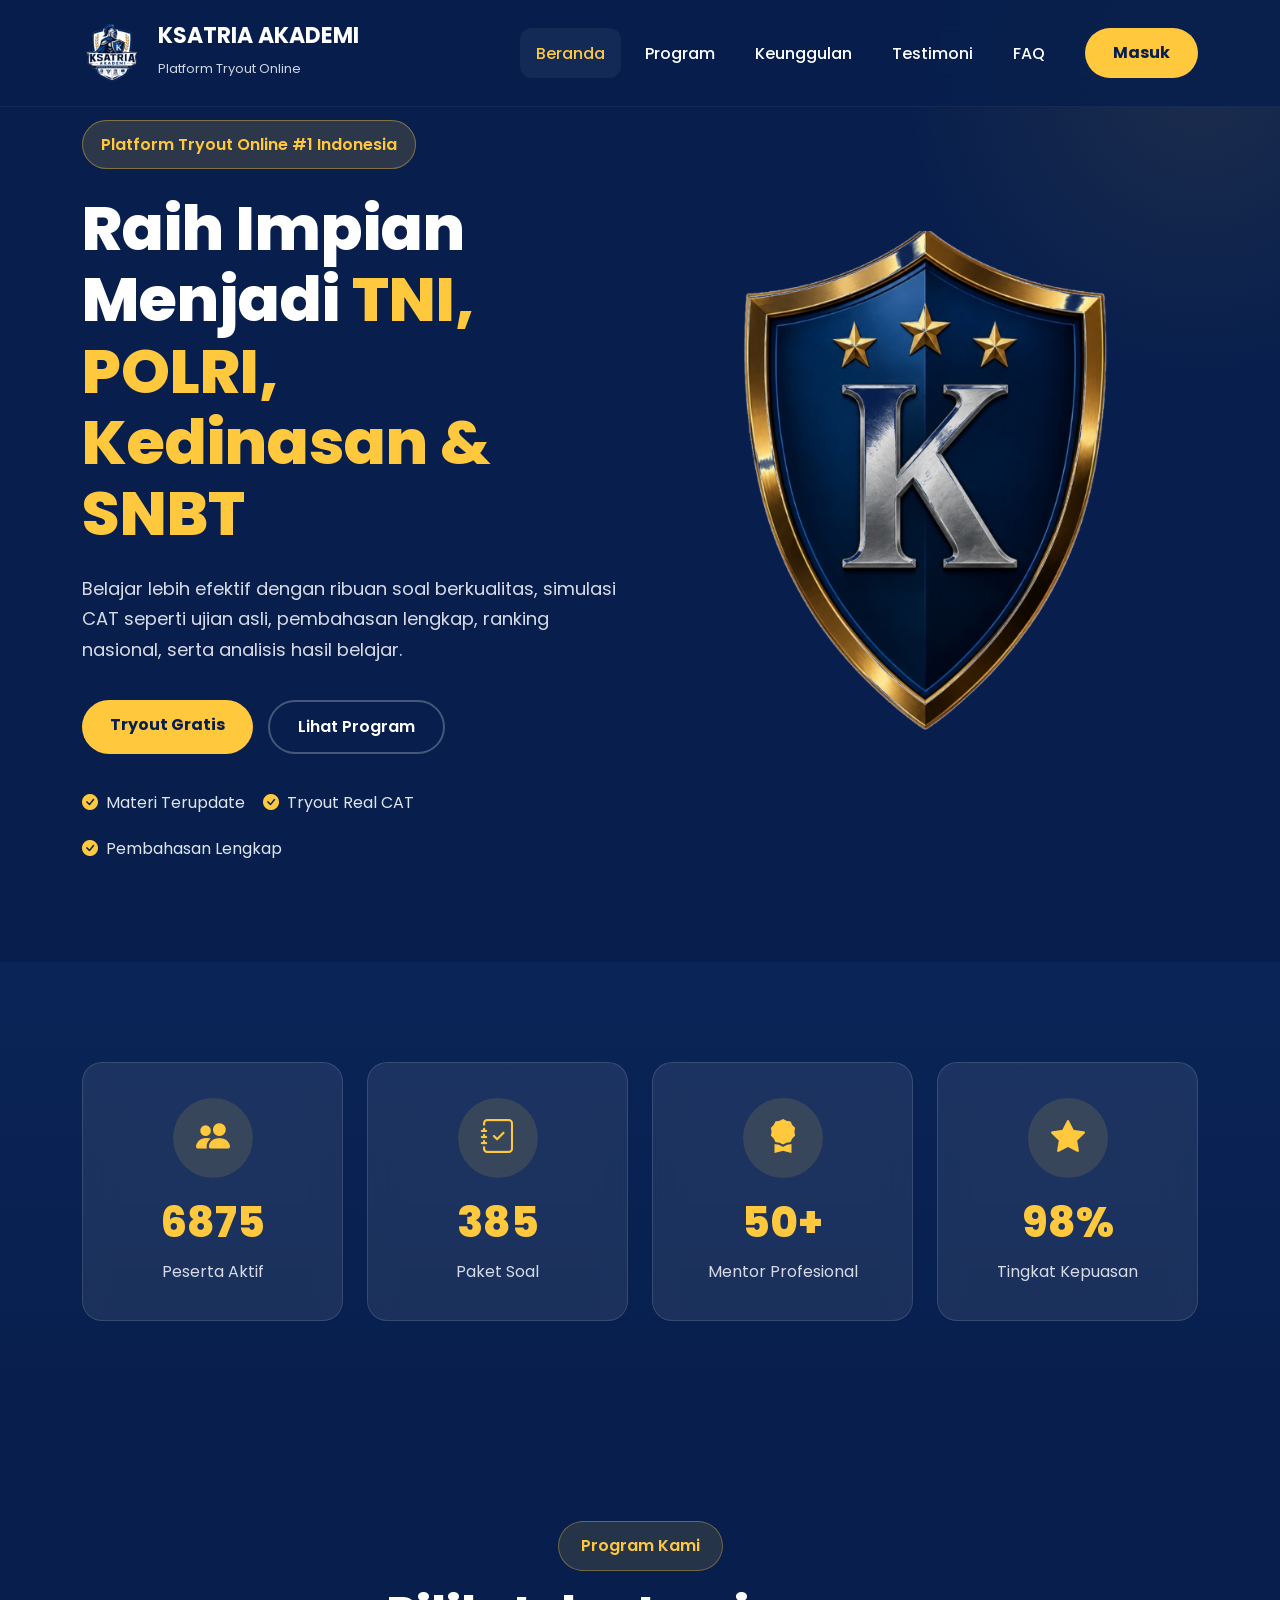
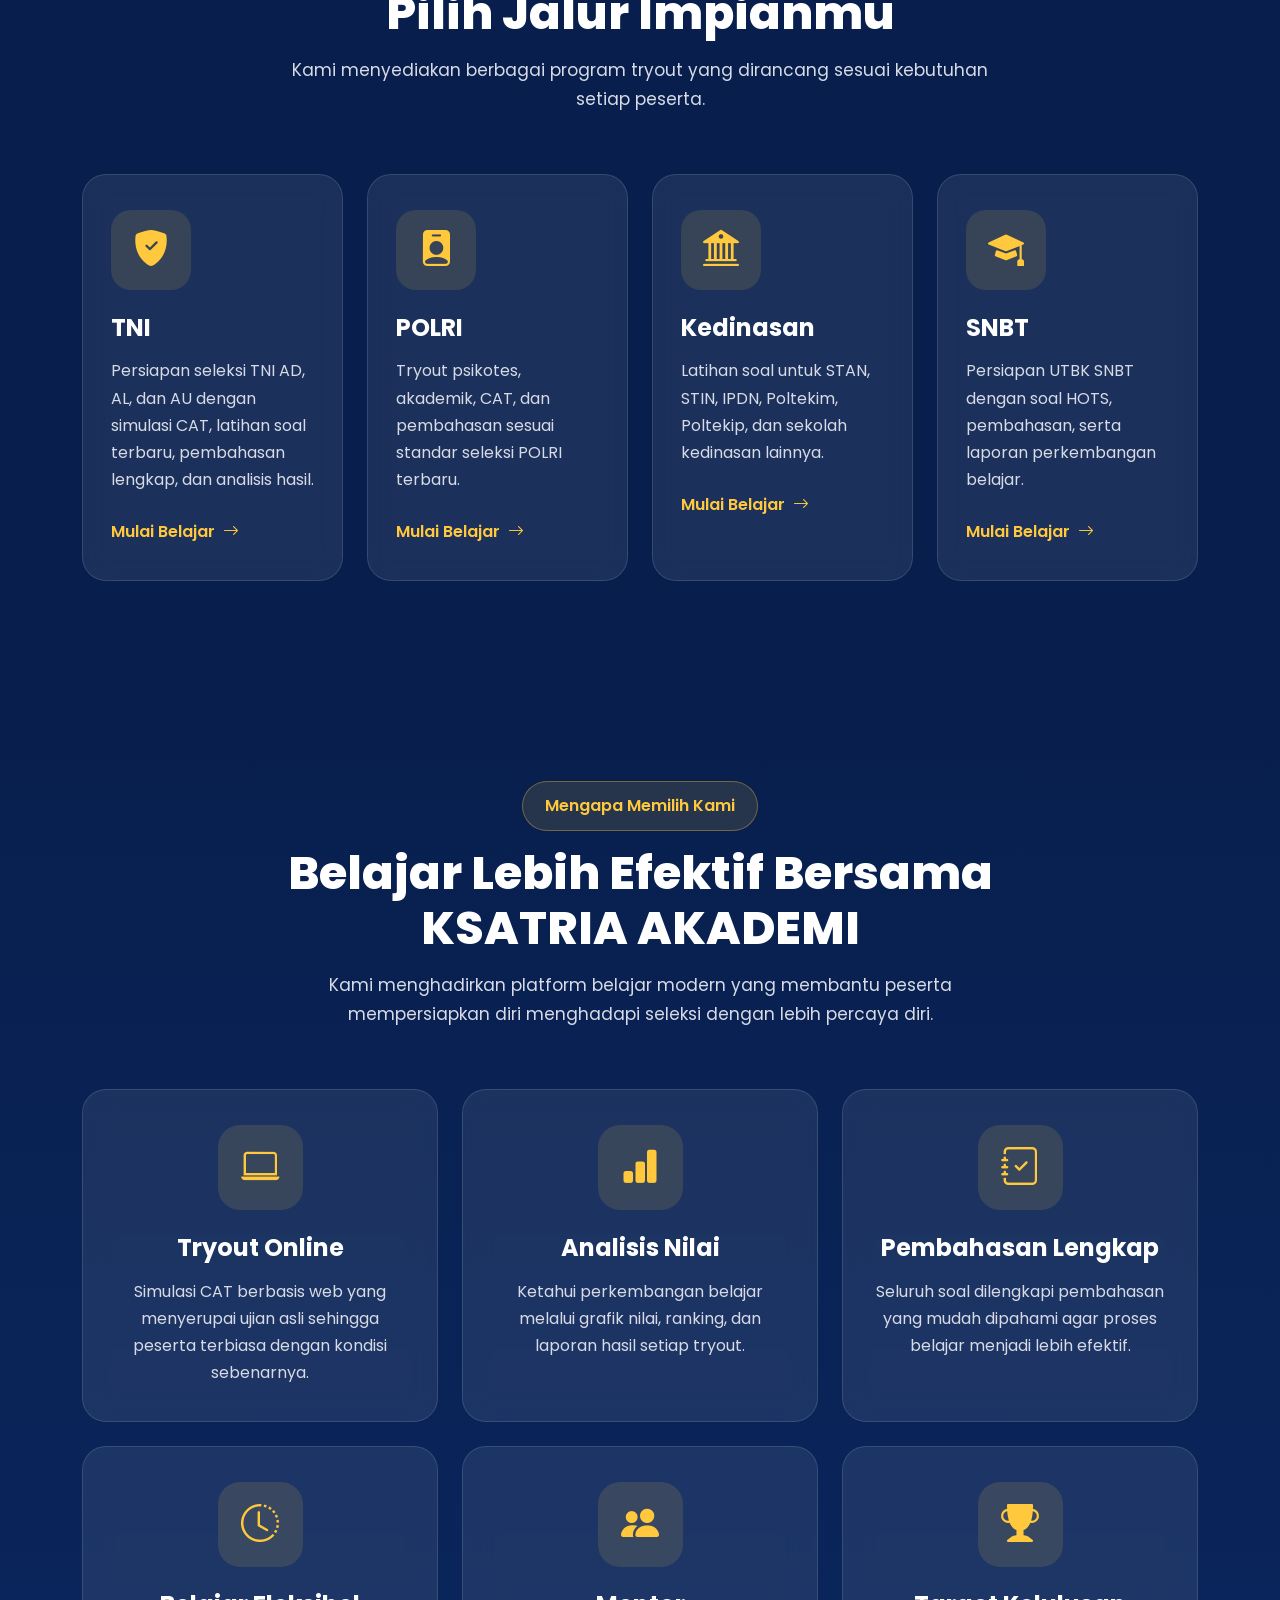
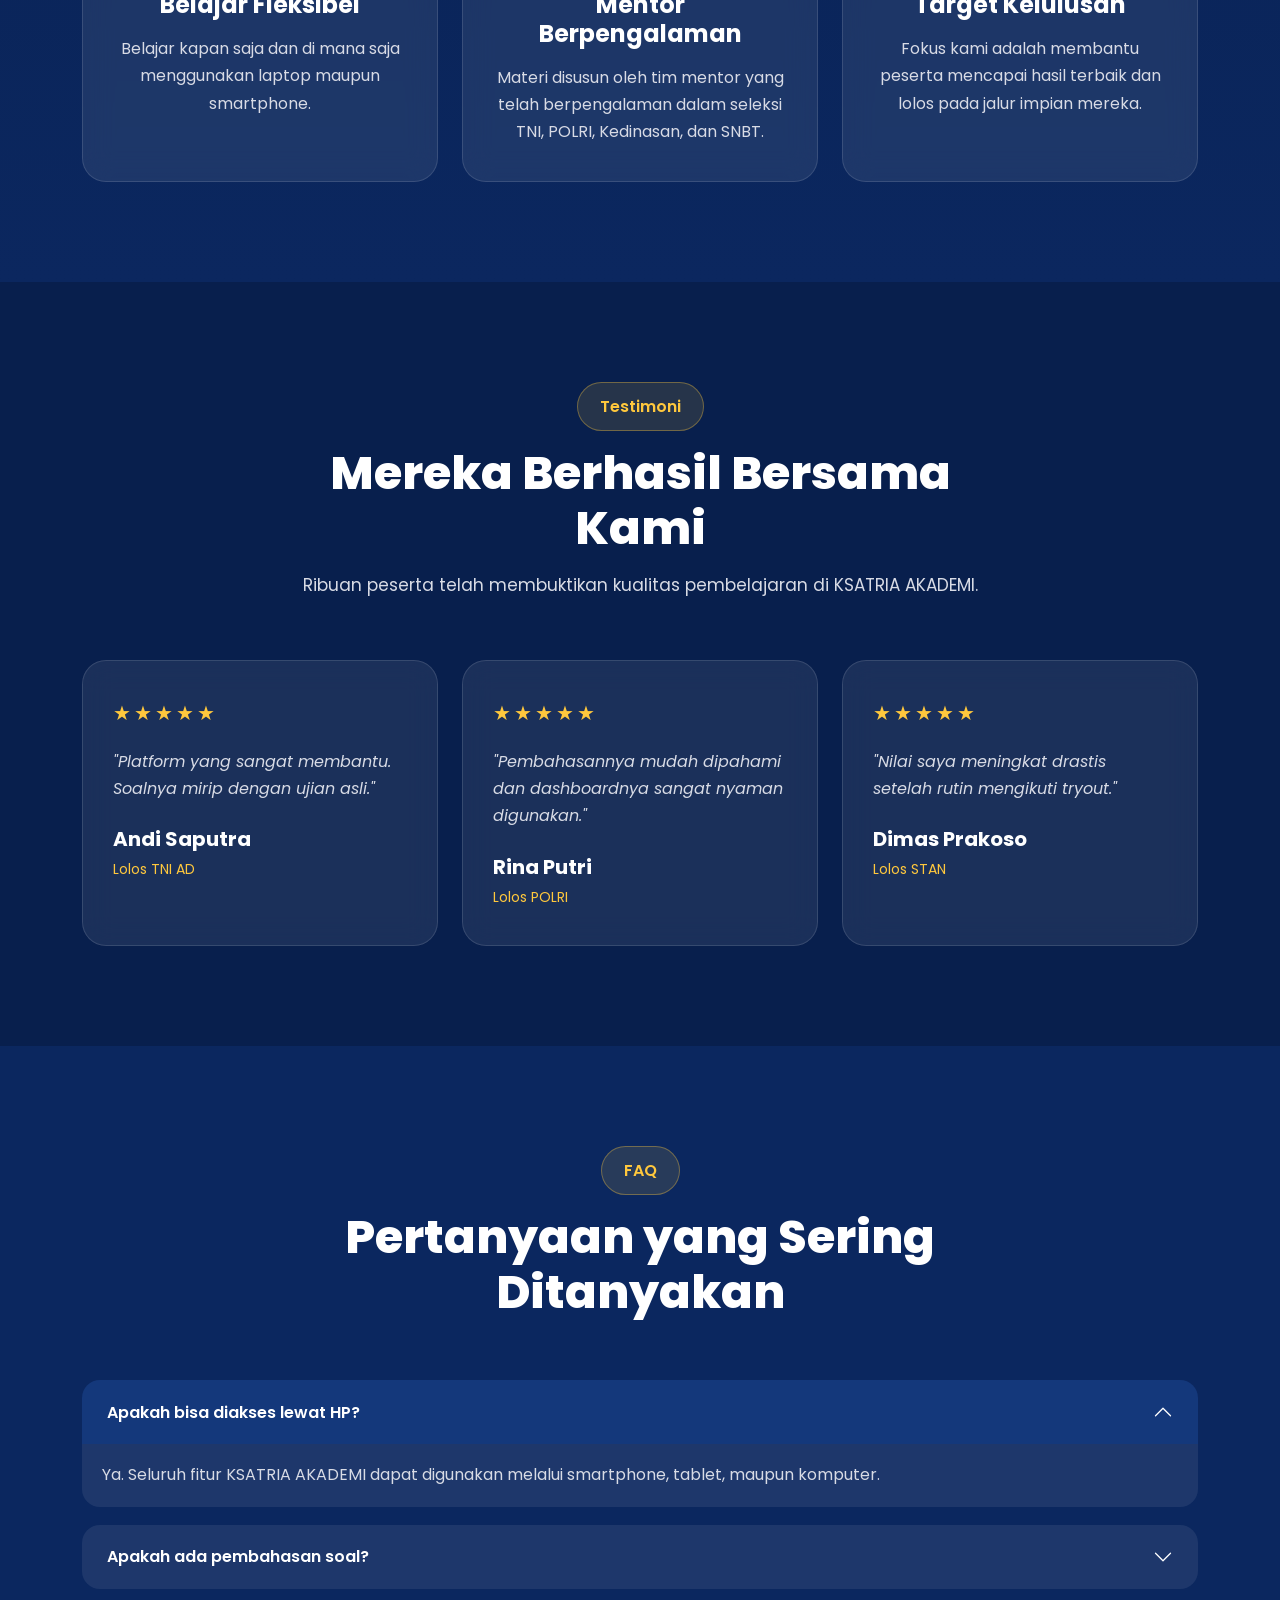
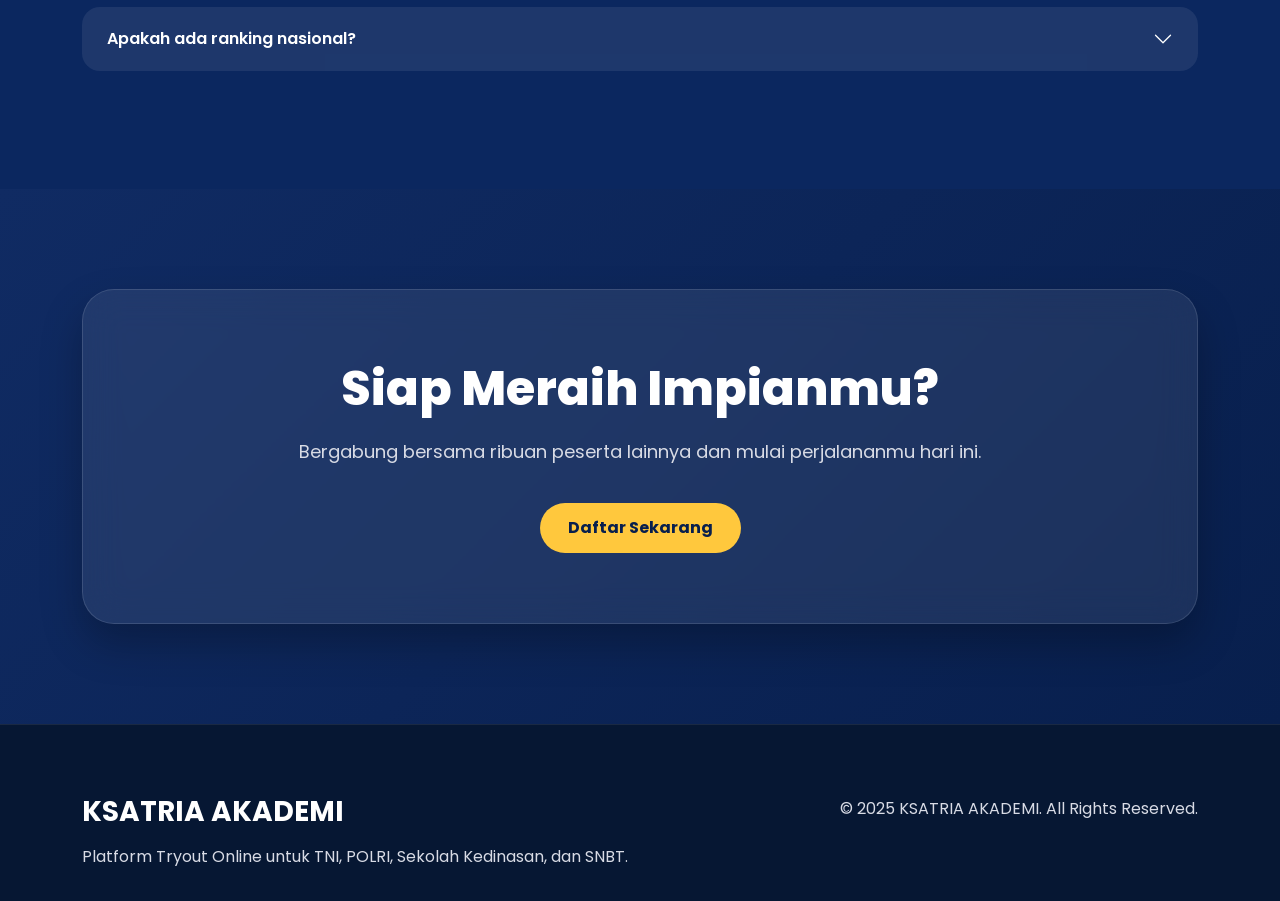
<file: index.html>
<!DOCTYPE html>
<html lang="id">

<head>

    <meta charset="UTF-8">

    <meta name="viewport" content="width=device-width, initial-scale=1.0">

    <title>KSATRIA AKADEMI | Platform Tryout Online</title>

    <meta name="description" content="Platform Tryout Online TNI, POLRI, Sekolah Kedinasan, dan SNBT.">

    <!-- Bootstrap 5 -->
    <link href="https://cdn.jsdelivr.net/npm/bootstrap@5.3.3/dist/css/bootstrap.min.css" rel="stylesheet">

    <!-- Bootstrap Icons -->
    <link rel="stylesheet" href="https://cdn.jsdelivr.net/npm/bootstrap-icons@1.11.3/font/bootstrap-icons.min.css">

    <!-- Google Font -->
    <link href="https://fonts.googleapis.com/css2?family=Poppins:wght@300;400;500;600;700;800&display=swap" rel="stylesheet">

    <!-- CSS -->
    <link rel="stylesheet" href="style.css">

</head>

<body>

<!-- =========================
     NAVBAR
========================== -->

<nav class="navbar navbar-expand-lg fixed-top">

    <div class="container">

        <a class="navbar-brand d-flex align-items-center" href="#">

            <img src="logo.png" alt="KSATRIA AKADEMI" class="logo">

            <div class="brand-text ms-3">

                <h4>KSATRIA AKADEMI</h4>

                <small>Platform Tryout Online</small>

            </div>

        </a>

        <button class="navbar-toggler" type="button" data-bs-toggle="collapse" data-bs-target="#navbarMenu">

            <span class="navbar-toggler-icon"></span>

        </button>

        <div class="collapse navbar-collapse" id="navbarMenu">

            <ul class="navbar-nav ms-auto align-items-lg-center">

                <li class="nav-item">

                    <a class="nav-link active" href="#home">Beranda</a>

                </li>

                <li class="nav-item">

                    <a class="nav-link" href="#program">Program</a>

                </li>

                <li class="nav-item">

                    <a class="nav-link" href="#about">Keunggulan</a>

                </li>

                <li class="nav-item">

                    <a class="nav-link" href="#testimonial">Testimoni</a>

                </li>

                <li class="nav-item">

                    <a class="nav-link" href="#faq">FAQ</a>

                </li>

                <li class="nav-item ms-lg-3">

                    <a href="login.html" class="btn btn-login">

                        Masuk

                    </a>

                </li>

            </ul>

        </div>

    </div>

</nav>

<!-- =========================
     HERO
========================== -->

<section id="home" class="hero">

    <div class="container">

        <div class="row align-items-center">
                        <!-- Hero Text -->
            <div class="col-lg-6">

                <span class="hero-badge">
                    Platform Tryout Online #1 Indonesia
                </span>

                <h1 class="hero-title">

                    Raih Impian Menjadi
                    <span>TNI, POLRI, Kedinasan & SNBT</span>

                </h1>

                <p class="hero-description">

                    Belajar lebih efektif dengan ribuan soal berkualitas,
                    simulasi CAT seperti ujian asli, pembahasan lengkap,
                    ranking nasional, serta analisis hasil belajar.

                </p>

                <div class="hero-buttons">

                    <a href="tryout.html" class="btn btn-primary-custom">

    Tryout Gratis

</a>

                    </a>

                    <a href="#program" class="btn btn-outline-custom">

                        Lihat Program

                    </a>

                </div>

                <div class="hero-info">

                    <div class="info-item">

                        <i class="bi bi-check-circle-fill"></i>

                        <span>Materi Terupdate</span>

                    </div>

                    <div class="info-item">

                        <i class="bi bi-check-circle-fill"></i>

                        <span>Tryout Real CAT</span>

                    </div>

                    <div class="info-item">

                        <i class="bi bi-check-circle-fill"></i>

                        <span>Pembahasan Lengkap</span>

                    </div>

                </div>

            </div>

            <!-- Hero Image -->

            <div class="col-lg-6 text-center">

                <img
                    src="hero-knight.png"
                    alt="KSATRIA AKADEMI"
                    class="hero-image">

            </div>

        </div>

    </div>

</section>

<!-- =========================
     STATISTICS
========================== -->

<section class="statistics">

    <div class="container">

        <div class="row g-4">
                        <div class="col-6 col-lg-3">

                <div class="stat-card">

                    <div class="stat-icon">

                        <i class="bi bi-people-fill"></i>

                    </div>

                    <h2 class="counter" data-target="10000">0</h2>

                    <p>Peserta Aktif</p>

                </div>

            </div>

            <div class="col-6 col-lg-3">

                <div class="stat-card">

                    <div class="stat-icon">

                        <i class="bi bi-journal-check"></i>

                    </div>

                    <h2 class="counter" data-target="500">0</h2>

                    <p>Paket Soal</p>

                </div>

            </div>

            <div class="col-6 col-lg-3">

                <div class="stat-card">

                    <div class="stat-icon">

                        <i class="bi bi-award-fill"></i>

                    </div>

                    <h2 class="counter" data-target="50">0</h2>

                    <p>Mentor Profesional</p>

                </div>

            </div>

            <div class="col-6 col-lg-3">

                <div class="stat-card">

                    <div class="stat-icon">

                        <i class="bi bi-star-fill"></i>

                    </div>

                    <h2 class="counter" data-target="98">0</h2>

                    <p>Tingkat Kepuasan</p>

                </div>

            </div>

        </div>

    </div>

</section>

<!-- =========================
     PROGRAM
========================== -->

<section id="program" class="program-section">

    <div class="container">

        <div class="section-header text-center">

            <span class="section-badge">

                Program Kami

            </span>

            <h2>

                Pilih Jalur Impianmu

            </h2>

            <p>

                Kami menyediakan berbagai program tryout yang dirancang
                sesuai kebutuhan setiap peserta.

            </p>

        </div>

        <div class="row g-4">
                        <!-- Program TNI -->
            <div class="col-md-6 col-lg-3">

                <div class="program-card">

                    <div class="program-icon">

                        <i class="bi bi-shield-fill-check"></i>

                    </div>

                    <h3>TNI</h3>

                    <p>
                        Persiapan seleksi TNI AD, AL, dan AU dengan simulasi CAT,
                        latihan soal terbaru, pembahasan lengkap, dan analisis hasil.
                    </p>

                    <a href="register.html" class="program-link">

                        Mulai Belajar

                        <i class="bi bi-arrow-right"></i>

                    </a>

                </div>

            </div>

            <!-- Program POLRI -->
            <div class="col-md-6 col-lg-3">

                <div class="program-card">

                    <div class="program-icon">

                        <i class="bi bi-person-badge-fill"></i>

                    </div>

                    <h3>POLRI</h3>

                    <p>
                        Tryout psikotes, akademik, CAT, dan pembahasan sesuai
                        standar seleksi POLRI terbaru.
                    </p>

                    <a href="register.html" class="program-link">

                        Mulai Belajar

                        <i class="bi bi-arrow-right"></i>

                    </a>

                </div>

            </div>

            <!-- Program Kedinasan -->
            <div class="col-md-6 col-lg-3">

                <div class="program-card">

                    <div class="program-icon">

                        <i class="bi bi-bank2"></i>

                    </div>

                    <h3>Kedinasan</h3>

                    <p>
                        Latihan soal untuk STAN, STIN, IPDN, Poltekim,
                        Poltekip, dan sekolah kedinasan lainnya.
                    </p>

                    <a href="register.html" class="program-link">

                        Mulai Belajar

                        <i class="bi bi-arrow-right"></i>

                    </a>

                </div>

            </div>

            <!-- Program SNBT -->
            <div class="col-md-6 col-lg-3">

                <div class="program-card">

                    <div class="program-icon">

                        <i class="bi bi-mortarboard-fill"></i>

                    </div>

                    <h3>SNBT</h3>

                    <p>
                        Persiapan UTBK SNBT dengan soal HOTS, pembahasan,
                        serta laporan perkembangan belajar.
                    </p>

                    <a href="register.html" class="program-link">

                        Mulai Belajar

                        <i class="bi bi-arrow-right"></i>

                    </a>

                </div>

            </div>

        </div>

    </div>

</section>

<!-- =========================
     ABOUT
========================== -->

<section id="about" class="about-section">

    <div class="container">

        <div class="section-header text-center">

            <span class="section-badge">

                Mengapa Memilih Kami

            </span>

            <h2>

                Belajar Lebih Efektif Bersama KSATRIA AKADEMI

            </h2>

            <p>

                Kami menghadirkan platform belajar modern yang membantu
                peserta mempersiapkan diri menghadapi seleksi dengan lebih percaya diri.

            </p>

        </div>

        <div class="row g-4">
            <!-- Feature 1 -->
<div class="col-md-6 col-lg-4">

    <div class="feature-card">

        <div class="feature-icon">
            <i class="bi bi-laptop"></i>
        </div>

        <h3>Tryout Online</h3>

        <p>
            Simulasi CAT berbasis web yang menyerupai ujian asli sehingga peserta terbiasa dengan kondisi sebenarnya.
        </p>

    </div>

</div>

<!-- Feature 2 -->
<div class="col-md-6 col-lg-4">

    <div class="feature-card">

        <div class="feature-icon">
            <i class="bi bi-bar-chart-fill"></i>
        </div>

        <h3>Analisis Nilai</h3>

        <p>
            Ketahui perkembangan belajar melalui grafik nilai, ranking, dan laporan hasil setiap tryout.
        </p>

    </div>

</div>

<!-- Feature 3 -->
<div class="col-md-6 col-lg-4">

    <div class="feature-card">

        <div class="feature-icon">
            <i class="bi bi-journal-check"></i>
        </div>

        <h3>Pembahasan Lengkap</h3>

        <p>
            Seluruh soal dilengkapi pembahasan yang mudah dipahami agar proses belajar menjadi lebih efektif.
        </p>

    </div>

</div>

<!-- Feature 4 -->
<div class="col-md-6 col-lg-4">

    <div class="feature-card">

        <div class="feature-icon">
            <i class="bi bi-clock-history"></i>
        </div>

        <h3>Belajar Fleksibel</h3>

        <p>
            Belajar kapan saja dan di mana saja menggunakan laptop maupun smartphone.
        </p>

    </div>

</div>

<!-- Feature 5 -->
<div class="col-md-6 col-lg-4">

    <div class="feature-card">

        <div class="feature-icon">
            <i class="bi bi-people-fill"></i>
        </div>

        <h3>Mentor Berpengalaman</h3>

        <p>
            Materi disusun oleh tim mentor yang telah berpengalaman dalam seleksi TNI, POLRI, Kedinasan, dan SNBT.
        </p>

    </div>

</div>

<!-- Feature 6 -->
<div class="col-md-6 col-lg-4">

    <div class="feature-card">

        <div class="feature-icon">
            <i class="bi bi-trophy-fill"></i>
        </div>

        <h3>Target Kelulusan</h3>

        <p>
            Fokus kami adalah membantu peserta mencapai hasil terbaik dan lolos pada jalur impian mereka.
        </p>

    </div>

</div>

</div>

</div>

</section>

<!-- =========================
     TESTIMONIAL
========================== -->

<section id="testimonial" class="testimonial-section">

<div class="container">

<div class="section-header text-center">

<span class="section-badge">

Testimoni

</span>

<h2>

Mereka Berhasil Bersama Kami

</h2>

<p>

Ribuan peserta telah membuktikan kualitas pembelajaran di KSATRIA AKADEMI.

</p>

</div>

<div class="row g-4">

<div class="col-lg-4">

<div class="testimonial-card">

<div class="stars">

★★★★★

</div>

<p>

"Platform yang sangat membantu. Soalnya mirip dengan ujian asli."

</p>

<h5>Andi Saputra</h5>

<span>Lolos TNI AD</span>

</div>

</div>

<div class="col-lg-4">

<div class="testimonial-card">

<div class="stars">

★★★★★

</div>

<p>

"Pembahasannya mudah dipahami dan dashboardnya sangat nyaman digunakan."

</p>

<h5>Rina Putri</h5>

<span>Lolos POLRI</span>

</div>

</div>

<div class="col-lg-4">

<div class="testimonial-card">

<div class="stars">

★★★★★

</div>

<p>

"Nilai saya meningkat drastis setelah rutin mengikuti tryout."

</p>

<h5>Dimas Prakoso</h5>

<span>Lolos STAN</span>

</div>

</div>

</div>

</div>

</section>

<!-- =========================
     FAQ
========================== -->

<section id="faq" class="faq-section">

<div class="container">

<div class="section-header text-center">

<span class="section-badge">

FAQ

</span>

<h2>

Pertanyaan yang Sering Ditanyakan

</h2>

</div>

<div class="accordion" id="faqAccordion">
    <div class="accordion-item">

    <h2 class="accordion-header">

        <button class="accordion-button" type="button"
            data-bs-toggle="collapse"
            data-bs-target="#faqOne">

            Apakah bisa diakses lewat HP?

        </button>

    </h2>

    <div id="faqOne"
        class="accordion-collapse collapse show"
        data-bs-parent="#faqAccordion">

        <div class="accordion-body">

            Ya. Seluruh fitur KSATRIA AKADEMI dapat digunakan melalui
            smartphone, tablet, maupun komputer.

        </div>

    </div>

</div>

<div class="accordion-item">

    <h2 class="accordion-header">

        <button class="accordion-button collapsed"
            type="button"
            data-bs-toggle="collapse"
            data-bs-target="#faqTwo">

            Apakah ada pembahasan soal?

        </button>

    </h2>

    <div id="faqTwo"
        class="accordion-collapse collapse"
        data-bs-parent="#faqAccordion">

        <div class="accordion-body">

            Ya. Setiap paket tryout dilengkapi pembahasan lengkap beserta
            pembahasan langkah demi langkah.

        </div>

    </div>

</div>

<div class="accordion-item">

    <h2 class="accordion-header">

        <button class="accordion-button collapsed"
            type="button"
            data-bs-toggle="collapse"
            data-bs-target="#faqThree">

            Apakah ada ranking nasional?

        </button>

    </h2>

    <div id="faqThree"
        class="accordion-collapse collapse"
        data-bs-parent="#faqAccordion">

        <div class="accordion-body">

            Tersedia ranking nasional, analisis nilai, dan perkembangan
            belajar setiap peserta.

        </div>

    </div>

</div>

</div>

</div>

</section>

<!-- =========================
     CTA
========================== -->

<section class="cta-section">

    <div class="container">

        <div class="cta-box text-center">

            <h2>

                Siap Meraih Impianmu?

            </h2>

            <p>

                Bergabung bersama ribuan peserta lainnya dan mulai perjalananmu hari ini.

            </p>

            <a href="register.html" class="btn btn-primary-custom">

                Daftar Sekarang

            </a>

        </div>

    </div>

</section>

<!-- =========================
     FOOTER
========================== -->

<footer class="footer">

    <div class="container">

        <div class="row">

            <div class="col-lg-6">

                <h4>KSATRIA AKADEMI</h4>

                <p>

                    Platform Tryout Online untuk TNI, POLRI,
                    Sekolah Kedinasan, dan SNBT.

                </p>

            </div>

            <div class="col-lg-6 text-lg-end">

                <p>

                    © 2025 KSATRIA AKADEMI.
                    All Rights Reserved.

                </p>

            </div>

        </div>

    </div>

</footer>

<button id="backToTop">

    <i class="bi bi-arrow-up"></i>

</button>

<script src="https://cdn.jsdelivr.net/npm/bootstrap@5.3.3/dist/js/bootstrap.bundle.min.js"></script>

<script src="script.js"></script>

</body>

</html>
</file>
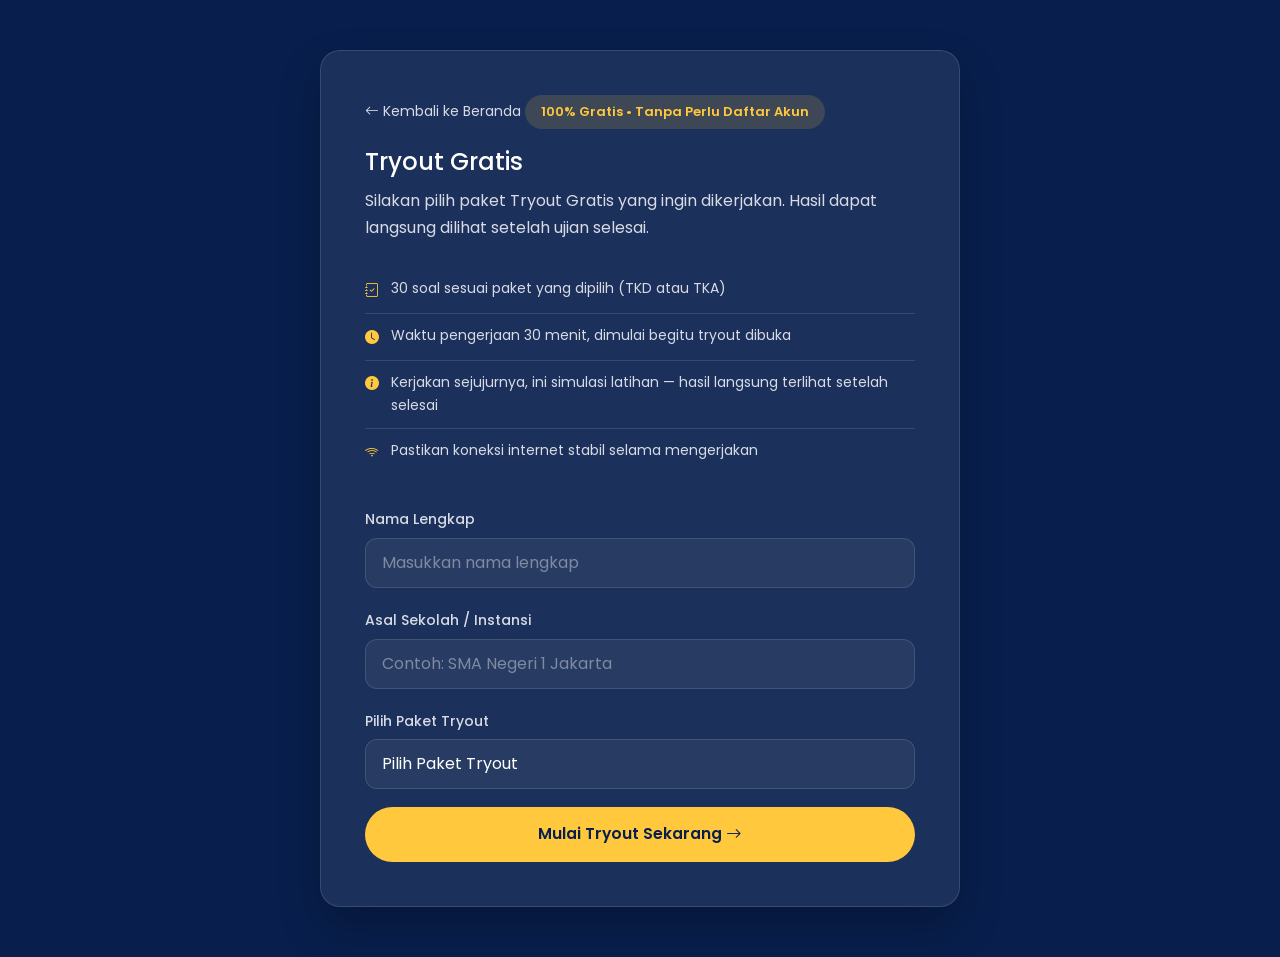
<file: result.html>
<!DOCTYPE html>
<html lang="id">

<head>

    <meta charset="UTF-8">

    <meta name="viewport"
          content="width=device-width, initial-scale=1.0">

    <title>Hasil Tryout | KSATRIA AKADEMI</title>

    <!-- Bootstrap -->

    <link href="https://cdn.jsdelivr.net/npm/bootstrap@5.3.7/dist/css/bootstrap.min.css"
          rel="stylesheet">

    <!-- Bootstrap Icons -->

    <link rel="stylesheet"
          href="https://cdn.jsdelivr.net/npm/bootstrap-icons@1.13.1/font/bootstrap-icons.min.css">

    <!-- Google Font -->

    <link href="https://fonts.googleapis.com/css2?family=Poppins:wght@300;400;500;600;700;800&display=swap"
          rel="stylesheet">

    <!-- CSS -->

    <link rel="stylesheet"
          href="result.css">

</head>

<body>

<section class="result-section">

    <div class="container">

        <div class="result-card">

            <!-- Logo -->

            <img src="logo.png"
                 class="result-logo"
                 alt="KSATRIA AKADEMI">

            <h2>

                HASIL TRYOUT

            </h2>

            <p class="subtitle">

                KSATRIA AKADEMI

            </p>

            <!-- Nilai -->

            <div class="score-circle">

                <span id="score">

                    0

                </span>

            </div>

            <h4 id="statusText">

                Sangat Baik

            </h4>
                      <!-- Participant Info -->


            <div class="participant-info">


                <div class="info-item">


                    <span>

                        Nama Peserta

                    </span>


                    <strong id="participantName">

                        -

                    </strong>


                </div>




                <div class="info-item">


                    <span>

                        Asal Sekolah

                    </span>


                    <strong id="participantSchool">

                        -

                    </strong>


                </div>




                <div class="info-item">


                    <span>

                        Program

                    </span>


                    <strong id="participantProgram">

                        -

                    </strong>


                </div>




                <div class="info-item">


                    <span>

                        Tanggal Ujian

                    </span>


                    <strong id="examDate">

                        -

                    </strong>


                </div>


            </div>





            <!-- Statistics -->


            <div class="statistics">


                <div class="stat-box">


                    <i class="bi bi-check-circle-fill"></i>


                    <h3 id="correctAnswer">

                        0

                    </h3>


                    <p>

                        Jawaban Benar

                    </p>


                </div>





                <div class="stat-box">


                    <i class="bi bi-x-circle-fill"></i>


                    <h3 id="wrongAnswer">

                        0

                    </h3>


                    <p>

                        Jawaban Salah

                    </p>


                </div>




                <div class="stat-box">


                    <i class="bi bi-question-circle-fill"></i>


                    <h3 id="totalAnswer">

                        0

                    </h3>


                    <p>

                        Total Soal

                    </p>


                </div>


            </div>





            <!-- Motivation -->


            <div class="motivation">


                <i class="bi bi-stars"></i>


                <p>

                    Terus belajar, terus berjuang.
                    Setiap latihan adalah langkah menuju
                    prestasi bersama KSATRIA AKADEMI.

                </p>


            </div>





            <!-- Action Button -->


            <div class="result-button">


                <button id="discussionBtn"
                        class="btn-discussion">


                    <i class="bi bi-book-half"></i>


                    Lihat Pembahasan


                </button>

<a href="certificate.html"
   class="btn-certificate">

    <i class="bi bi-patch-check-fill"></i>

    Klaim Sertifikat

</a>



                <a href="index.html"
                   class="btn-home">


                    <i class="bi bi-house-fill"></i>


                    Kembali ke Beranda


                </a>


            </div>


        </div>


    </div>


</section>




<script src="result.js"></script>


</body>


</html>
</file>
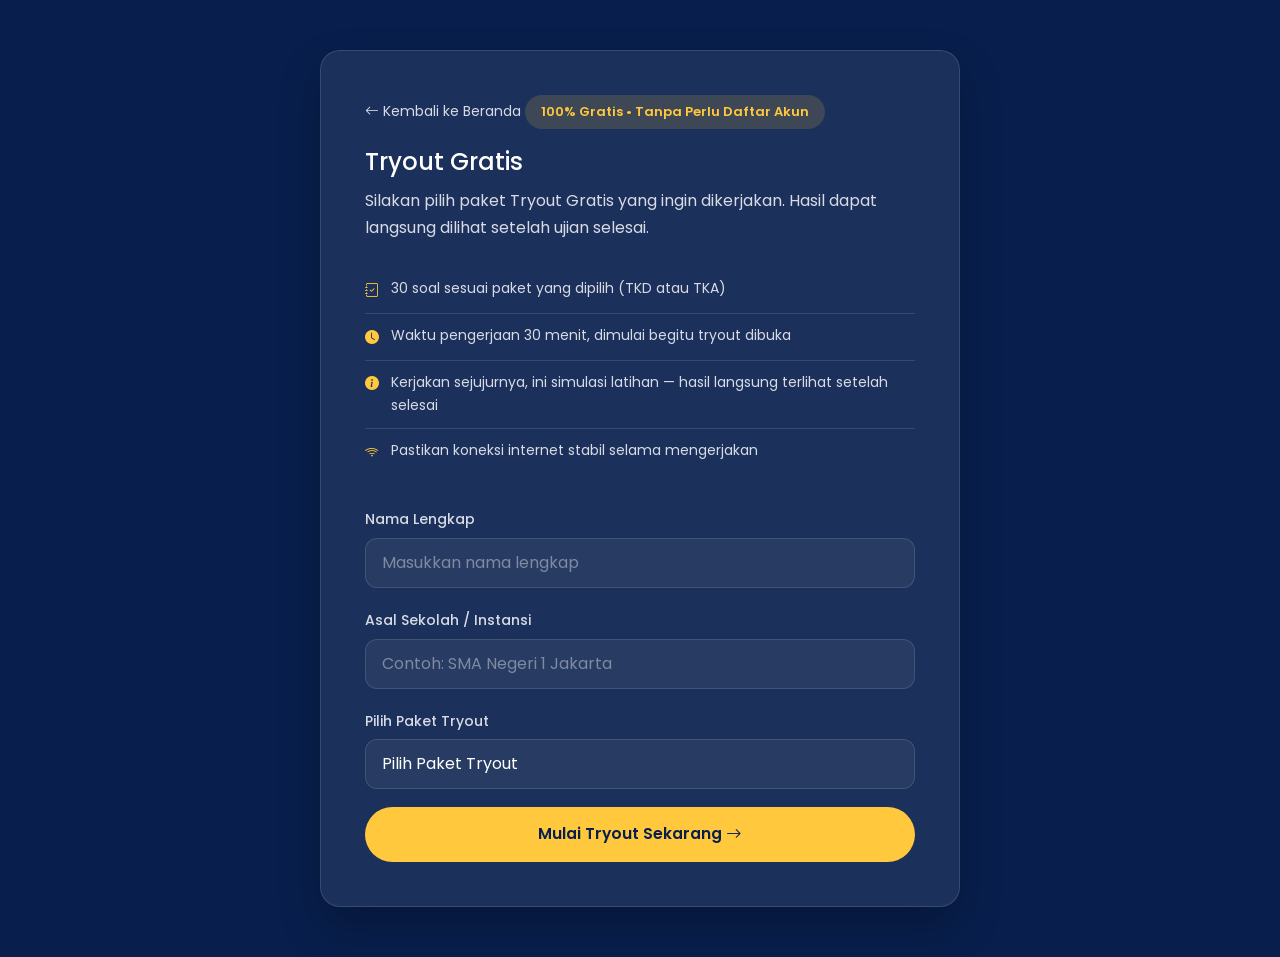
<file: tryout.html>
<!DOCTYPE html>
<html lang="id">

<head>

<meta charset="UTF-8">
<meta name="viewport" content="width=device-width, initial-scale=1.0">
<title>Tryout Gratis SKD | KSATRIA AKADEMI</title>

<link href="https://cdn.jsdelivr.net/npm/bootstrap@5.3.7/dist/css/bootstrap.min.css" rel="stylesheet">
<link rel="stylesheet" href="https://cdn.jsdelivr.net/npm/bootstrap-icons@1.13.1/font/bootstrap-icons.min.css">
<link href="https://fonts.googleapis.com/css2?family=Poppins:wght@300;400;500;600;700;800&display=swap" rel="stylesheet">
<link rel="stylesheet" href="style.css">

<style>

body{
    min-height:100vh;
    display:flex;
    align-items:center;
    padding:50px 0;
}

.tryout-box{
    background:var(--card);
    border:1px solid var(--border);
    border-radius:var(--radius);
    box-shadow:var(--shadow);
    padding:44px;
    max-width:640px;
    margin:0 auto;
}

.tryout-badge{
    display:inline-block;
    background:rgba(255,200,61,.15);
    color:var(--accent);
    padding:6px 16px;
    border-radius:50px;
    font-size:13px;
    font-weight:600;
    margin-bottom:16px;
}

.tryout-box h2{
    font-size:24px;
    margin-bottom:10px;
}

.tryout-box > p{
    color:var(--text);
    margin-bottom:26px;
}

.aturan-list{
    list-style:none;
    padding:0;
    margin-bottom:30px;
}

.aturan-list li{
    display:flex;
    align-items:flex-start;
    gap:12px;
    padding:10px 0;
    border-bottom:1px solid var(--border);
    font-size:14px;
    color:var(--text);
}

.aturan-list li:last-child{ border-bottom:none; }

.aturan-list i{
    color:var(--accent);
    margin-top:2px;
}

.form-label{
    color:var(--text);
    font-size:14px;
    font-weight:500;
    margin-bottom:6px;
}

.form-control, .form-select{
    background:rgba(255,255,255,.06);
    border:1px solid var(--border);
    color:var(--white);
    padding:12px 16px;
    border-radius:12px;
    margin-bottom:18px;
}

.form-control:focus, .form-select:focus{
    background:rgba(255,255,255,.08);
    color:var(--white);
    border-color:var(--accent);
    box-shadow:none;
}

.form-select option{
    background:var(--primary);
    color:var(--white);
}

.form-control::placeholder{ color:rgba(255,255,255,.4); }

.btn-mulai-tryout{
    width:100%;
    background:var(--accent);
    color:var(--primary);
    font-weight:600;
    padding:14px;
    border:none;
    border-radius:50px;
    font-size:15.5px;
}

.back-link{
    display:inline-block;
    color:var(--text);
    font-size:14px;
    margin-bottom:24px;
}

</style>

</head>

<body>

<div class="container">

    <div class="tryout-box">

        <a href="index.html" class="back-link"><i class="bi bi-arrow-left"></i> Kembali ke Beranda</a>

        <span class="tryout-badge">100% Gratis &bull; Tanpa Perlu Daftar Akun</span>

        <h2>Tryout Gratis</h2>

<p>
Silakan pilih paket Tryout Gratis yang ingin dikerjakan. Hasil dapat langsung dilihat setelah ujian selesai.
</p>
        <ul class="aturan-list">

            <li><i class="bi bi-journal-check"></i> 30 soal sesuai paket yang dipilih (TKD atau TKA)</li>
            <li><i class="bi bi-clock-fill"></i> Waktu pengerjaan 30 menit, dimulai begitu tryout dibuka</li>
            <li><i class="bi bi-info-circle-fill"></i> Kerjakan sejujurnya, ini simulasi latihan &mdash; hasil langsung terlihat setelah selesai</li>
            <li><i class="bi bi-wifi"></i> Pastikan koneksi internet stabil selama mengerjakan</li>

        </ul>

        <form id="tryoutForm">

            <label class="form-label" for="fullname">Nama Lengkap</label>
            <input type="text" class="form-control" id="fullname" placeholder="Masukkan nama lengkap" required>

            <label class="form-label" for="school">Asal Sekolah / Instansi</label>
            <input type="text" class="form-control" id="school" placeholder="Contoh: SMA Negeri 1 Jakarta" required>

            <label class="form-label" for="program">Pilih Paket Tryout</label>

<select class="form-select" id="program" required>

    <option value="" selected disabled>
        Pilih Paket Tryout
    </option>

    <option value="TKD">
        TKD (Tes Kompetensi Dasar)
    </option>

    <option value="TKA">
        TKA (Tes Kompetensi Akademik)
    </option>

</select>

            <button type="submit" class="btn-mulai-tryout">
                Mulai Tryout Sekarang <i class="bi bi-arrow-right"></i>
            </button>

        </form>

    </div>

</div>

<script src="https://cdn.jsdelivr.net/npm/bootstrap@5.3.7/dist/js/bootstrap.bundle.min.js"></script>
<script src="tryout.js"></script>

</body>

</html>
</file>
<file: style.css>
/* =====================================================
   KSATRIA AKADEMI V2
   STYLE.CSS
===================================================== */

:root{
    --primary:#081F4D;
    --secondary:#102B63;
    --accent:#FFC83D;
    --white:#ffffff;
    --text:#d8dbe5;
    --card:rgba(255,255,255,.08);
    --border:rgba(255,255,255,.12);
    --shadow:0 20px 40px rgba(0,0,0,.25);
    --radius:20px;
    --transition:.35s ease;
}

/* ================= RESET ================= */

*{
    margin:0;
    padding:0;
    box-sizing:border-box;
}

html{
    scroll-behavior:smooth;
}

body{
    font-family:'Poppins',sans-serif;
    background:var(--primary);
    color:var(--white);
    overflow-x:hidden;
    line-height:1.7;
}

a{
    text-decoration:none;
}

img{
    max-width:100%;
    display:block;
}

section{
    padding:100px 0;
}

/* ================= CONTAINER ================= */

.container{
    position:relative;
    z-index:2;
}

/* ================= NAVBAR ================= */

.navbar{
    background:rgba(8,31,77,.85);
    backdrop-filter:blur(16px);
    transition:var(--transition);
    padding:18px 0;
    border-bottom:1px solid rgba(255,255,255,.05);
}

.logo{
    width:60px;
}

.brand-text h4{
    font-size:22px;
    margin:0;
    font-weight:700;
    color:#fff;
}

.brand-text small{
    color:#cfd5e2;
    font-size:13px;
}

.navbar-nav{
    gap:8px;
}

.nav-link{
    color:#fff !important;
    font-weight:500;
    transition:var(--transition);
    padding:.7rem 1rem !important;
    border-radius:12px;
}

.nav-link:hover,
.nav-link.active{
    color:var(--accent)!important;
    background:rgba(255,255,255,.05);
}

/* ================= BUTTON ================= */

.btn-login,
.btn-primary-custom{

    background:var(--accent);
    color:var(--primary);
    border:none;
    border-radius:50px;
    padding:13px 28px;
    font-weight:700;
    transition:var(--transition);

}

.btn-login:hover,
.btn-primary-custom:hover{

    background:#ffd86c;
    color:var(--primary);
    transform:translateY(-3px);

}

.btn-outline-custom{

    border:2px solid rgba(255,255,255,.25);
    color:#fff;
    padding:13px 28px;
    border-radius:50px;
    font-weight:600;
    transition:var(--transition);

}

.btn-outline-custom:hover{

    background:#fff;
    color:var(--primary);

}

/* ================= HERO ================= */

.hero{

    min-height:100vh;
    display:flex;
    align-items:center;
    position:relative;
    overflow:hidden;
    padding-top:120px;

}

.hero::before{

    content:"";
    position:absolute;
    width:600px;
    height:600px;
    background:radial-gradient(var(--accent),transparent 70%);
    opacity:.08;
    top:-220px;
    right:-220px;

}

.hero-badge{

    display:inline-block;
    background:rgba(255,200,61,.15);
    color:var(--accent);
    border:1px solid rgba(255,200,61,.4);
    padding:10px 18px;
    border-radius:50px;
    font-weight:600;
    margin-bottom:24px;

}

.hero-title{

    font-size:62px;
    line-height:1.15;
    font-weight:800;
    margin-bottom:24px;

}

.hero-title span{

    color:var(--accent);

}

.hero-description{

    color:var(--text);
    font-size:18px;
    margin-bottom:35px;
    max-width:560px;

}

.hero-buttons{

    display:flex;
    gap:15px;
    flex-wrap:wrap;
    margin-bottom:35px;

}

.hero-info{

    display:flex;
    flex-wrap:wrap;
    gap:18px;

}

.info-item{

    display:flex;
    align-items:center;
    gap:8px;
    color:#dfe5ef;

}

.info-item i{

    color:var(--accent);

}

.hero-image{

    max-width:520px;
    margin:auto;
    animation:floating 4s ease-in-out infinite;

}

@keyframes floating{

    0%{transform:translateY(0);}
    50%{transform:translateY(-15px);}
    100%{transform:translateY(0);}

}
/* =====================================================
   SECTION HEADER
===================================================== */

.section-header{
    max-width:720px;
    margin:0 auto 60px;
}

.section-header h2{
    font-size:46px;
    font-weight:800;
    margin:15px 0;
    color:#fff;
}

.section-header p{
    color:var(--text);
    font-size:17px;
}

.section-badge{
    display:inline-block;
    padding:10px 22px;
    border-radius:50px;
    background:rgba(255,200,61,.12);
    color:var(--accent);
    border:1px solid rgba(255,200,61,.35);
    font-weight:600;
}

/* =====================================================
   STATISTICS
===================================================== */

.statistics{
    background:linear-gradient(180deg,#0a2457,#081F4D);
}

.stat-card{

    background:var(--card);
    border:1px solid var(--border);
    border-radius:var(--radius);
    padding:35px 25px;
    text-align:center;
    transition:var(--transition);
    height:100%;
    backdrop-filter:blur(15px);

}

.stat-card:hover{

    transform:translateY(-10px);
    border-color:var(--accent);
    box-shadow:var(--shadow);

}

.stat-icon{

    width:80px;
    height:80px;
    margin:auto;
    border-radius:50%;
    display:flex;
    justify-content:center;
    align-items:center;
    background:rgba(255,200,61,.12);
    color:var(--accent);
    font-size:34px;
    margin-bottom:20px;

}

.stat-card h2{

    font-size:42px;
    font-weight:800;
    color:var(--accent);
    margin-bottom:10px;

}

.stat-card p{

    margin:0;
    color:var(--text);

}

/* =====================================================
   PROGRAM
===================================================== */

.program-section{

    background:var(--primary);

}

.program-card{

    background:var(--card);
    border:1px solid var(--border);
    border-radius:24px;
    padding:35px 28px;
    transition:var(--transition);
    height:100%;
    backdrop-filter:blur(15px);

}

.program-card:hover{

    transform:translateY(-12px);
    border-color:var(--accent);
    box-shadow:var(--shadow);

}

.program-icon{

    width:80px;
    height:80px;
    border-radius:20px;
    display:flex;
    justify-content:center;
    align-items:center;
    font-size:36px;
    color:var(--accent);
    background:rgba(255,200,61,.12);
    margin-bottom:24px;

}

.program-card h3{

    font-size:24px;
    font-weight:700;
    margin-bottom:15px;

}

.program-card p{

    color:var(--text);
    margin-bottom:25px;

}

.program-link{

    color:var(--accent);
    font-weight:600;
    display:inline-flex;
    align-items:center;
    gap:8px;
    transition:var(--transition);

}

.program-link:hover{

    gap:14px;
    color:#FFD86C;

}
/* =====================================================
   ABOUT / FEATURES
===================================================== */

.about-section{
    background:linear-gradient(180deg,#081F4D,#0B275F);
}

.feature-card{

    background:var(--card);
    border:1px solid var(--border);
    border-radius:24px;
    padding:35px 30px;
    text-align:center;
    transition:var(--transition);
    height:100%;
    backdrop-filter:blur(15px);

}

.feature-card:hover{

    transform:translateY(-12px);
    border-color:var(--accent);
    box-shadow:var(--shadow);

}

.feature-icon{

    width:85px;
    height:85px;
    margin:auto;
    margin-bottom:24px;
    border-radius:22px;
    display:flex;
    justify-content:center;
    align-items:center;
    background:rgba(255,200,61,.12);
    color:var(--accent);
    font-size:38px;

}

.feature-card h3{

    font-size:24px;
    font-weight:700;
    margin-bottom:15px;

}

.feature-card p{

    color:var(--text);
    margin:0;

}

/* =====================================================
   TESTIMONIAL
===================================================== */

.testimonial-section{

    background:var(--primary);

}

.testimonial-card{

    background:var(--card);
    border:1px solid var(--border);
    border-radius:24px;
    padding:35px 30px;
    height:100%;
    transition:var(--transition);
    backdrop-filter:blur(15px);

}

.testimonial-card:hover{

    transform:translateY(-10px);
    border-color:var(--accent);
    box-shadow:var(--shadow);

}

.stars{

    color:var(--accent);
    font-size:20px;
    letter-spacing:3px;
    margin-bottom:18px;

}

.testimonial-card p{

    color:var(--text);
    font-style:italic;
    margin-bottom:25px;

}

.testimonial-card h5{

    margin-bottom:4px;
    font-weight:700;

}

.testimonial-card span{

    color:var(--accent);
    font-size:14px;

}

/* =====================================================
   FAQ
===================================================== */

.faq-section{

    background:#0B275F;

}

.accordion{

    --bs-accordion-bg:transparent;
    --bs-accordion-border-color:transparent;
    --bs-accordion-btn-bg:var(--card);
    --bs-accordion-active-bg:#14387B;
    --bs-accordion-active-color:#fff;
    --bs-accordion-btn-color:#fff;
    --bs-accordion-color:var(--text);

}

.accordion-item{

    margin-bottom:18px;
    border:none !important;
    border-radius:18px !important;
    overflow:hidden;
    background:transparent;

}

.accordion-button{

    padding:22px 25px;
    font-weight:600;
    box-shadow:none !important;

}

.accordion-button::after{

    filter:brightness(0) invert(1);

}

.accordion-body{

    background:var(--card);
    color:var(--text);
    line-height:1.9;

}
/* =====================================================
   CTA SECTION
===================================================== */

.cta-section{
    background:linear-gradient(135deg,#102B63 0%, #081F4D 100%);
    padding:100px 0;
}

.cta-box{

    background:rgba(255,255,255,.08);
    border:1px solid rgba(255,255,255,.12);
    border-radius:32px;
    padding:70px 40px;
    backdrop-filter:blur(18px);
    box-shadow:var(--shadow);

}

.cta-box h2{

    font-size:48px;
    font-weight:800;
    margin-bottom:20px;

}

.cta-box p{

    color:var(--text);
    max-width:700px;
    margin:0 auto 35px;
    font-size:18px;

}

/* =====================================================
   FOOTER
===================================================== */

.footer{

    background:#061733;
    border-top:1px solid rgba(255,255,255,.08);
    padding:70px 0 30px;

}

.footer h4{

    font-size:28px;
    font-weight:700;
    margin-bottom:15px;

}

.footer p{

    color:var(--text);
    margin-bottom:0;

}

/* =====================================================
   BACK TO TOP
===================================================== */

#backToTop{

    position:fixed;
    right:25px;
    bottom:25px;
    width:55px;
    height:55px;
    border:none;
    border-radius:50%;
    background:var(--accent);
    color:var(--primary);
    font-size:22px;
    cursor:pointer;
    display:none;
    z-index:999;
    transition:var(--transition);
    box-shadow:0 10px 25px rgba(0,0,0,.35);

}

#backToTop:hover{

    transform:translateY(-6px) scale(1.05);

}

/* =====================================================
   CUSTOM SCROLLBAR
===================================================== */

::-webkit-scrollbar{

    width:10px;

}

::-webkit-scrollbar-track{

    background:#071B45;

}

::-webkit-scrollbar-thumb{

    background:var(--accent);
    border-radius:20px;

}

::-webkit-scrollbar-thumb:hover{

    background:#FFD86C;

}

/* =====================================================
   GLOBAL HOVER EFFECT
===================================================== */

.program-card,
.feature-card,
.stat-card,
.testimonial-card,
.cta-box{

    transition:
        transform .35s ease,
        box-shadow .35s ease,
        border-color .35s ease;

}

.program-card:hover,
.feature-card:hover,
.stat-card:hover,
.testimonial-card:hover,
.cta-box:hover{

    box-shadow:
        0 25px 60px rgba(0,0,0,.35);

}

/* =====================================================
   FADE ANIMATION
===================================================== */

.fade-up{

    animation:fadeUp .8s ease both;

}

@keyframes fadeUp{

    from{

        opacity:0;
        transform:translateY(35px);

    }

    to{

        opacity:1;
        transform:translateY(0);

    }

}
/* =====================================================
   RESPONSIVE
===================================================== */

@media (max-width:1200px){

    .hero-title{
        font-size:54px;
    }

}

@media (max-width:992px){

    section{
        padding:80px 0;
    }

    .navbar{

        padding:14px 0;

    }

    .navbar-collapse{

        margin-top:18px;
        background:rgba(16,43,99,.96);
        border:1px solid rgba(255,255,255,.08);
        border-radius:20px;
        padding:20px;

    }

    .navbar-nav{

        gap:6px;

    }

    .nav-link{

        padding:12px 16px !important;

    }

    .hero{

        text-align:center;
        padding-top:140px;

    }

    .hero-title{

        font-size:48px;

    }

    .hero-description{

        margin-left:auto;
        margin-right:auto;

    }

    .hero-buttons{

        justify-content:center;

    }

    .hero-info{

        justify-content:center;

    }

    .hero-image{

        margin-top:60px;
        max-width:430px;

    }

    .section-header h2{

        font-size:38px;

    }

}

@media (max-width:768px){

    section{

        padding:70px 0;

    }

    .logo{

        width:48px;

    }

    .brand-text h4{

        font-size:18px;

    }

    .brand-text small{

        font-size:12px;

    }

    .hero-title{

        font-size:38px;

    }

    .hero-description{

        font-size:16px;

    }

    .hero-image{

        max-width:330px;

    }

    .hero-info{

        flex-direction:column;
        align-items:center;
        gap:12px;

    }

    .section-header{

        margin-bottom:45px;

    }

    .section-header h2{

        font-size:32px;

    }

    .section-header p{

        font-size:15px;

    }

    .program-card,
    .feature-card,
    .testimonial-card,
    .stat-card{

        padding:28px 22px;

    }

    .cta-box{

        padding:50px 25px;

    }

    .cta-box h2{

        font-size:34px;

    }

}

@media (max-width:576px){

    .hero{

        padding-top:120px;

    }

    .hero-title{

        font-size:30px;
        line-height:1.3;

    }

    .hero-badge{

        font-size:13px;
        padding:8px 16px;

    }

    .hero-buttons{

        flex-direction:column;

    }

    .btn-primary-custom,
    .btn-outline-custom,
    .btn-login{

        width:100%;
        text-align:center;

    }

    .hero-image{

        max-width:260px;

    }

    .stat-card h2{

        font-size:34px;

    }

    .program-icon,
    .feature-icon{

        width:70px;
        height:70px;
        font-size:30px;

    }

    .cta-box h2{

        font-size:28px;

    }

    .footer{

        text-align:center;

    }

    .footer .text-lg-end{

        text-align:center !important;
        margin-top:20px;

    }

    #backToTop{

        width:48px;
        height:48px;
        right:18px;
        bottom:18px;
        font-size:20px;

    }

}

/* =====================================================
   END OF FILE
===================================================== */
</file>
<file: result.css>
/* ==========================================
   KSATRIA AKADEMI
   RESULT V2 CSS
   PART 1
========================================== */


:root{

    --primary:#0B1F3A;

    --secondary:#F4B400;

    --white:#FFFFFF;

    --background:#F4F7FB;

    --text:#1E293B;

    --gray:#64748B;

    --success:#22C55E;

    --danger:#EF4444;

    --border:#E2E8F0;

    --shadow:
    0 20px 50px rgba(0,0,0,.08);

}



*{

    margin:0;

    padding:0;

    box-sizing:border-box;

}



body{

    font-family:'Poppins',sans-serif;

    background:var(--background);

    color:var(--text);

}





/* ==========================================
   Result Section
========================================== */


.result-section{

    min-height:100vh;

    display:flex;

    align-items:center;

    padding:50px 15px;

}





/* ==========================================
   Main Card
========================================== */


.result-card{

    background:white;

    max-width:850px;

    margin:auto;

    padding:45px;

    border-radius:30px;

    text-align:center;

    box-shadow:var(--shadow);

}





/* ==========================================
   Logo
========================================== */


.result-logo{

    width:90px;

    height:90px;

    object-fit:contain;

    margin-bottom:20px;

}





.result-card h2{

    color:var(--primary);

    font-weight:800;

    letter-spacing:1px;

    margin-bottom:5px;

}





.subtitle{

    color:var(--gray);

    margin-bottom:35px;

}





/* ==========================================
   Score Circle
========================================== */


.score-circle{

    width:180px;

    height:180px;

    border-radius:50%;

    background:

    linear-gradient(
        135deg,
        var(--primary),
        #163A66
    );

    color:white;

    display:flex;

    justify-content:center;

    align-items:center;

    margin:0 auto 25px;

    box-shadow:

    0 20px 40px rgba(11,31,58,.25);

}





.score-circle span{

    font-size:3.5rem;

    font-weight:800;

}





#statusText{

    color:var(--secondary);

    font-weight:700;

    margin-bottom:35px;

}
/* ==========================================
   Participant Information
========================================== */

.participant-info{

    display:grid;

    grid-template-columns:repeat(2,1fr);

    gap:18px;

    margin-bottom:35px;

}

.info-item{

    background:#F8FAFC;

    border:1px solid var(--border);

    border-radius:16px;

    padding:18px;

    text-align:left;

}

.info-item span{

    display:block;

    color:var(--gray);

    font-size:.85rem;

    margin-bottom:8px;

}

.info-item strong{

    color:var(--primary);

    font-size:1rem;

    font-weight:700;

}



/* ==========================================
   Statistics
========================================== */

.statistics{

    display:grid;

    grid-template-columns:repeat(3,1fr);

    gap:20px;

    margin-bottom:35px;

}

.stat-box{

    background:white;

    border:2px solid var(--border);

    border-radius:20px;

    padding:25px 15px;

    transition:.3s;

}

.stat-box:hover{

    transform:translateY(-5px);

    box-shadow:0 15px 35px rgba(0,0,0,.08);

}

.stat-box i{

    font-size:2rem;

    color:var(--secondary);

    margin-bottom:12px;

}

.stat-box h3{

    font-size:2rem;

    color:var(--primary);

    font-weight:800;

    margin-bottom:5px;

}

.stat-box p{

    margin:0;

    color:var(--gray);

    font-size:.9rem;

}



/* ==========================================
   Motivation
========================================== */

.motivation{

    background:linear-gradient(135deg,#0B1F3A,#163A66);

    color:white;

    padding:25px;

    border-radius:20px;

    margin-bottom:35px;

}

.motivation i{

    font-size:2rem;

    color:var(--secondary);

    margin-bottom:15px;

    display:block;

}

.motivation p{

    margin:0;

    line-height:1.8;

}



/* ==========================================
   Buttons
========================================== */

.result-button{

    display:flex;

    justify-content:center;

    gap:15px;

    flex-wrap:wrap;

}

.btn-discussion{

    background:var(--secondary);

    color:var(--primary);

    border:none;

    border-radius:14px;

    padding:15px 28px;

    font-weight:700;

    transition:.3s;

}

.btn-discussion:hover{

    transform:translateY(-3px);

}

.btn-home{

    background:var(--primary);

    color:white;

    text-decoration:none;

    border-radius:14px;

    padding:15px 28px;

    font-weight:700;

    transition:.3s;

}

.btn-home:hover{

    color:white;

    transform:translateY(-3px);

}
/* ==========================================
   Responsive Result Page
========================================== */


@media(max-width:768px){


    .result-section{

        padding:30px 12px;

    }



    .result-card{

        padding:30px 20px;

        border-radius:22px;

    }



    .result-logo{

        width:70px;

        height:70px;

    }



    .result-card h2{

        font-size:1.4rem;

    }



    .score-circle{

        width:140px;

        height:140px;

    }



    .score-circle span{

        font-size:2.8rem;

    }



    .participant-info{

        grid-template-columns:1fr;

    }



    .statistics{

        grid-template-columns:1fr;

    }



    .stat-box{

        padding:20px;

    }



    .result-button{

        flex-direction:column;

    }



    .btn-discussion,
    .btn-certificate,
    .btn-home{

        width:100%;

    }


}




@media(max-width:480px){


    .motivation{

        padding:20px 15px;

    }



    .motivation p{

        font-size:.9rem;

    }



    .info-item strong{

        font-size:.9rem;

    }



}
/* ==========================================
   BUTTON SERTIFIKAT
========================================== */

.btn-certificate{

    background:var(--success);

    color:white;

    text-decoration:none;

    border-radius:14px;

    padding:15px 28px;

    font-weight:700;

    transition:.3s;

}

.btn-certificate:hover{

    color:white;

    transform:translateY(-3px);

    background:#16A34A;

}
</file>
